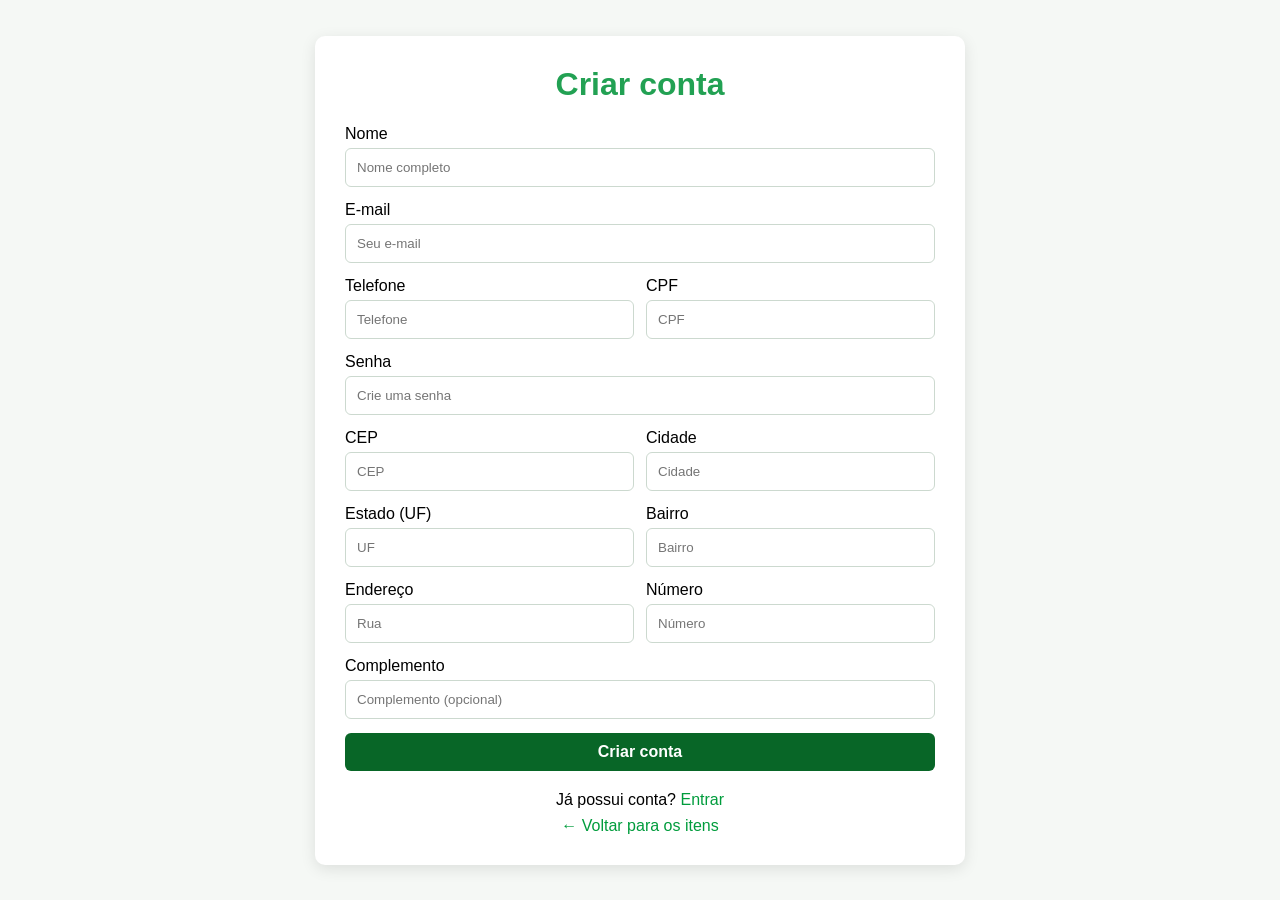
<file: front-end/cadastrar.html>
<!DOCTYPE html>
<html lang="pt-BR">
<head>
    <meta charset="UTF-8">
    <meta name="viewport" content="width=device-width, initial-scale=1.0">
    <title>Cadastrar | Doe-se</title>
    <link rel="stylesheet" href="style.css">
</head>
<body class="auth-page">
    <main class="auth-card">
        <h1>Criar conta</h1>
        <form id="cadastro">
            <label>Nome</label><input class="input" name="nome" placeholder="Nome completo" required>
            <label>E-mail</label><input class="input" name="email" type="email" placeholder="Seu e-mail" required>
            <div class="linha">
                <div><label>Telefone</label><input class="input" name="telefone" placeholder="Telefone"></div>
                <div><label>CPF</label><input class="input" name="cpf" placeholder="CPF" required></div>
            </div>
            <label>Senha</label><input class="input" name="senha" type="password" placeholder="Crie uma senha" required>
            <div class="linha">
                <div><label>CEP</label><input class="input" name="cep" placeholder="CEP"></div>
                <div><label>Cidade</label><input class="input" name="cidade" placeholder="Cidade"></div>
            </div>
            <div class="linha">
                <div><label>Estado (UF)</label><input class="input" name="estado" maxlength="2" placeholder="UF"></div>
                <div><label>Bairro</label><input class="input" name="bairro" placeholder="Bairro"></div>
            </div>
            <div class="linha">
                <div><label>Endereço</label><input class="input" name="endereco" placeholder="Rua"></div>
                <div><label>Número</label><input class="input" name="numero" placeholder="Número"></div>
            </div>
            <label>Complemento</label><input class="input" name="complemento" placeholder="Complemento (opcional)">
            <button type="submit" class="btn-login btn">Criar conta</button>
            <div id="msg"></div>
        </form>
        <div class="auth-actions">
            <p>Já possui conta? <a href="login.html">Entrar</a></p>
            <p style="margin-top:8px"><a href="index.html">← Voltar para os itens</a></p>
        </div>
    </main>
    <script src="script.js"></script>
    <script>
        document.getElementById('cadastro').onsubmit = async e => {
            e.preventDefault();
            const msg = document.getElementById('msg');
            const obj = Object.fromEntries(new FormData(e.target));
            try {
                await api('/usuarios/cadastro', {method:'POST', headers:authHeaders(), body:JSON.stringify(obj)});
                alert('Cadastro realizado! Faça login.');
                location.href = 'login.html';
            } catch (x) {
                msg.textContent = x.message;
                msg.className = 'msg error';
            }
        };
    </script>
</body>
</html>
</file>
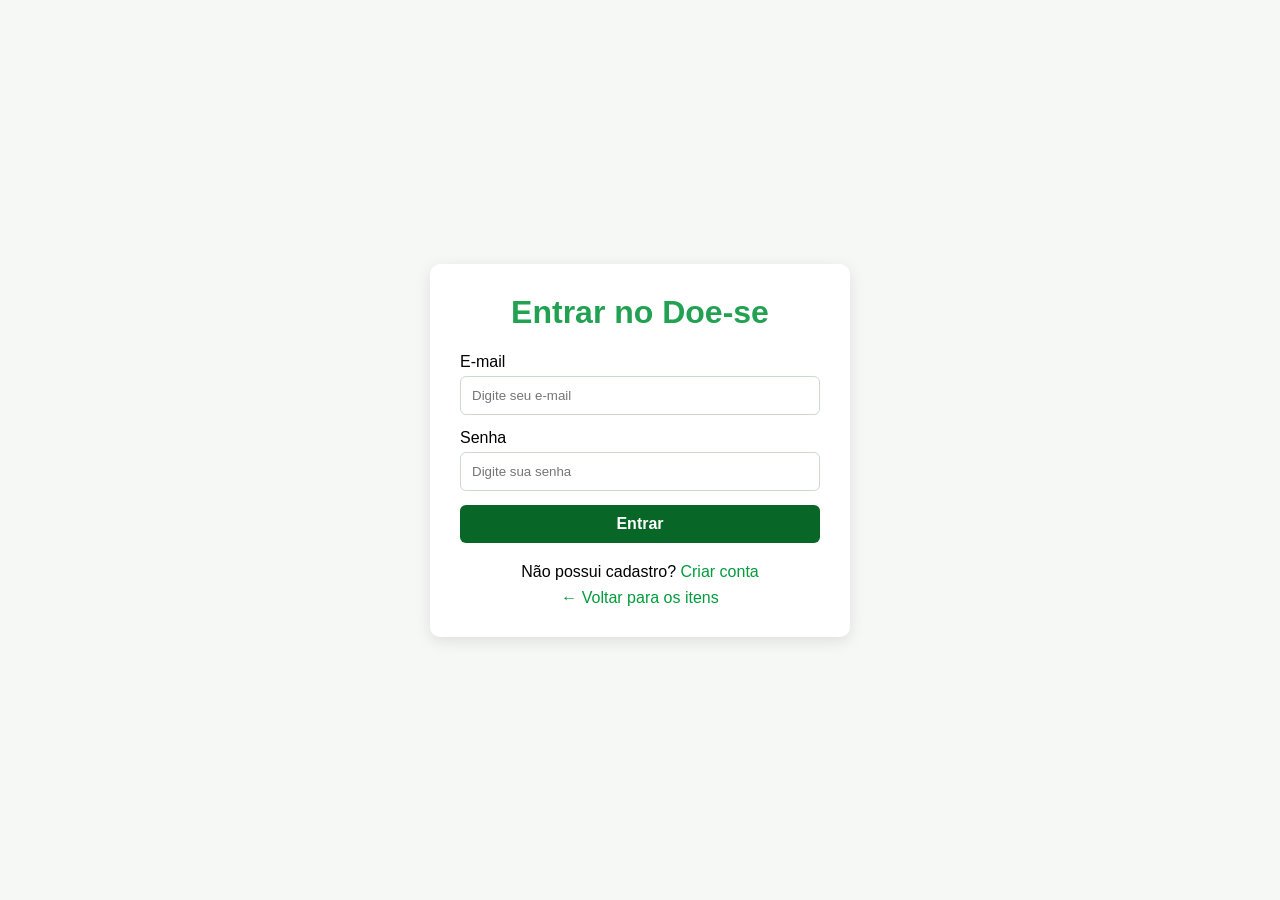
<file: front-end/login.html>
<!DOCTYPE html>
<html lang="pt-BR">
<head>
    <meta charset="UTF-8">
    <meta name="viewport" content="width=device-width, initial-scale=1.0">
    <title>Login | Doe-se</title>
    <link rel="stylesheet" href="style.css">
</head>
<body class="auth-page">
    <main class="auth-card login">
        <h1>Entrar no Doe-se</h1>
        <form id="login">
            <label for="email">E-mail</label>
            <input class="input" id="email" type="email" placeholder="Digite seu e-mail" required>
            <label for="senha">Senha</label>
            <input class="input" id="senha" type="password" placeholder="Digite sua senha" required>
            <button type="submit" class="btn-login btn">Entrar</button>
            <div id="msg"></div>
        </form>
        <div class="auth-actions">
            <p>Não possui cadastro? <a href="cadastrar.html">Criar conta</a></p>
            <p style="margin-top:8px"><a href="index.html">← Voltar para os itens</a></p>
        </div>
    </main>
    <script src="script.js"></script>
    <script>
        document.getElementById('login').onsubmit = async e => {
            e.preventDefault();
            const msg = document.getElementById('msg');
            try {
                const d = await api('/usuarios/login', {
                    method: 'POST',
                    headers: authHeaders(),
                    body: JSON.stringify({
                        email: document.getElementById('email').value,
                        senha: document.getElementById('senha').value
                    })
                });
                localStorage.setItem('token', d.token);
                localStorage.setItem('usuario', JSON.stringify(d.usuario));
                alert('Login realizado com sucesso!');
                location.href = 'index.html';
            } catch (x) {
                msg.textContent = x.message;
                msg.className = 'msg error';
            }
        };
    </script>
</body>
</html>
</file>
<file: front-end/style.css>
* {
    margin: 0;
    padding: 0;
    box-sizing: border-box;
    font-family: Arial, Helvetica, sans-serif;
}


nav {
    position: fixed;
    top: 0;
    left: 0;
    height: 70px;
    width: 100%; 
    background-color: #03731C;
}

nav .nav-bar {
    position: relative;
    height: 100%;
    max-width: 1000px; 
    width: 100%;
    background-color: #03731C;
    margin: 0 auto;
    padding: 0 10px;
    display: flex;
    align-items: center;
    justify-content: space-between;
}

.nav-bar .nav-links {
    display: flex;
    align-items: center;
}

.nav-bar .nav-links li {
    margin: 0 30px;
    list-style: none;
}


.nav-bar .nav-links li a {
    position: relative;
    font-size: 17px;
    font-weight: 400;
    text-decoration: none;
    color: #fff;
    transition: color 0.3s ease;
}

.nav-bar .nav-links li a:hover {
    color: #fff;
}

.nav-bar .nav-links li a::after {
    content: '';
    position: absolute;
    bottom: -5px;
    left: 0;
    width: 0%;
    height: 2px;
    background-color: #11AA61;
    transition: width 0.3s ease;
}

.nav-bar .nav-links li a:hover::after {
    width: 100%;
}

nav .nav-bar .logo a {
    font-size: 25px;
    text-decoration: none;
    font-weight: 700;
    color: #fff;
    font-family: system-ui, -apple-system, BlinkMacSystemFont, 'Segoe UI', Roboto, Oxygen, Ubuntu, Cantarell, 'Open Sans', 'Helvetica Neue', sans-serif;
}

/* Alinha a busca e o perfil lado a lado */
.nav-bar .darkLight-searchBox {
    display: flex;
    align-items: center;
}

.searchBox {
    position: relative;
}

.darkLight-searchBox .searchToggle {
    position: relative;
    height: 40px;
    width: 40px;
    display: flex;
    align-items: center;
    justify-content: center;
}

/* APENAS os ícones da busca usam position: absolute para trocar entre a Lupa e o X */
.searchToggle ion-icon {
    position: absolute;
    color: #fff;
    font-size: 30px;
    cursor: pointer;
    transition: all 0.3s ease;
}

/* Alternância dos ícones da busca */
.searchToggle ion-icon.cancel {
    opacity: 0;
    pointer-events: none;
}

.searchBox.active .searchToggle ion-icon.search {
    opacity: 0;
    pointer-events: none;
}

.searchBox.active .searchToggle ion-icon.cancel {
    opacity: 1;
    pointer-events: auto;
}

/* Campo de Busca (Popup) */
.searchBox .search-field {
    position: absolute;
    right: 0;
    bottom: -85px;
    height: 45px;
    width: 300px;
    display: flex;
    align-items: center;
    background-color: #059600;
    padding: 3px;
    border-radius: 6px;
    box-shadow: 0 5px 10px rgba(0, 0, 0, 0.1);
    opacity: 0;
    pointer-events: none;
    transition: all 0.3s ease;
}

.searchBox.active .search-field {
    opacity: 1;
    pointer-events: auto;
}

.search-field input {
    height: 100%;
    width: 100%;
    padding: 0 15px 0 45px;
    border: none;
    outline: none;
    border-radius: 4px;
    font-size: 14px;
    background-color: #fff;
    color: #000;
}

.search-field ion-icon {
    position: absolute;
    left: 15px;
    color: #000;
    font-size: 20px;
    border-radius: 50px;
}

/* --- PERFIL (Pessoinha ao lado da Lupa) --- */
.darkLight-searchBox .profile-link {
    display: flex;
    align-items: center;
    justify-content: center;
    height: 40px;
    width: 40px;
    margin-left: 10px; /* Cria a distância entre a lupa e a pessoinha */
    text-decoration: none;
}

.profile-link ion-icon {
    position: static; /* Mantém o ícone no fluxo normal da página */
    color: #fff;
    font-size: 30px;
    cursor: pointer;
    transition: color 0.3s ease;
}

.profile-link:hover ion-icon {
    color: #349F00;
}




/* login 
/* --- TELA DE LOGIN --- */
body {
    display: flex;
    justify-content: center;
    align-items: center;
    min-height: 100vh;
    background-color: #a9ffc362;
}

.login-container {
    background-color: #fff;
    padding: 30px;
    border-radius: 8px;
    box-shadow: 0 4px 10px rgba(0, 0, 0, 0.1);
    width: 100%;
    max-width: 350px;
    text-align: center;
}

.login-container h2 {
    color: #22a153;
    margin-bottom: 20px;
}

.input-box {
    position: relative;
    margin-bottom: 15px;
}

.input-box ion-icon {
    position: absolute;
    left: 10px;
    top: 50%;
    transform: translateY(-50%);
    color: #086632;
    font-size: 20px;
}

.input-box input {
    width: 100%;
    padding: 10px 10px 10px 38px;
    border: 1px solid #ccc;
    border-radius: 5px;
    outline: none;
}

.btn-login,
.btn-cadastrar {
    display: block;         
    width: 100%;
    padding: 12px 0;
    border-radius: 6px;
    font-size: 16px;
    font-weight: bold;
    text-align: center;
    text-decoration: none;  
    cursor: pointer;
    box-sizing: border-box;
    transition: opacity 0.2s ease, background-color 0.2s ease;
}

.btn-login {
    background-color: #086627;
    color: #ffffff;
    border: none;
    margin-bottom: 10px; 
}

.btn-login:hover {
    background-color: #064f31;
}

.btn-cadastrar {
    background-color: #10ca1f;
    color: #ffffff;
    border: none;
}

.btn-cadastrar:hover {
    background-color: #2bb800;
}

.btn-login:hover {
    background-color: #1cbb29;
}

.login-footer {
    margin-top: 15px;
}

.login-footer a {
    color: #009c3c;
    text-decoration: none;
    font-size: 14px;
}

/*cadastrar
/* Estilo do botão de Cadastrar quando for um link <a> */
.btn-cadastrar {
    display: block;
    width: 100%;
    padding: 10px;
    background-color: #053a12; /* Rosa destaque */
    color: #fff;
    text-align: center;
    text-decoration: none;
    border-radius: 5px;
    font-size: 16px;
    font-weight: bold;
    margin-top: 10px;
    box-sizing: border-box;
}

.btn-cadastrar:hover {
    background-color: #10b41d;
}





/*faq
/* --- ESTILOS DA PÁGINA DE FAQ --- */
.faq-container {
    max-width: 800px;
    margin: 100px auto 40px auto; /* Espaço para a navbar fixa */
    padding: 0 20px;
}

.faq-header {
    text-align: center;
    margin-bottom: 30px;
}

.faq-header h2 {
    color: #063514;
    font-size: 28px;
    margin-bottom: 8px;
}

.faq-header p {
    color: #1e3523;
    font-size: 16px;
}

.faq-list {
    display: flex;
    flex-direction: column;
    gap: 15px;
}

.faq-item {
    background-color: #fff;
    border: 1px solid #e0e0e0;
    border-left: 5px solid #0b6608; /* Detalhe roxo no canto esquerdo */
    border-radius: 6px;
    padding: 20px;
    box-shadow: 0 2px 5px rgba(0, 0, 0, 0.05);
}

.faq-item h3 {
    display: flex;
    align-items: center;
    gap: 10px;
    color: #333;
    font-size: 18px;
    margin-bottom: 10px;
}

.faq-item h3 ion-icon {
    color: #13bd4c85;
    font-size: 22px;
}

.faq-item p {
    color: #555;
    font-size: 15px;
    line-height: 1.5;
    padding-left: 32px;
}

/* ===== ÁREA FUNCIONAL DO MARKETPLACE ===== */
body:not(.auth-page) {
    background: #f5f8f5;
    color: #17351f;
    min-height: 100vh;
}

.container {
    max-width: 1100px;
    margin: 100px auto 40px;
    padding: 0 20px;
}

.hero {
    background: #fff;
    padding: 25px;
    border-radius: 10px;
    margin-bottom: 20px;
    box-shadow: 0 2px 8px rgba(0,0,0,.06);
}

.hero h1 { color: #063514; margin-bottom: 8px; }

.grid {
    display: grid;
    grid-template-columns: repeat(auto-fit, minmax(220px, 1fr));
    gap: 18px;
}

.card {
    background: #fff;
    border: 1px solid #dce9df;
    border-radius: 10px;
    padding: 16px;
    box-shadow: 0 2px 8px rgba(0,0,0,.07);
}

.card img {
    width: 100%;
    height: 170px;
    object-fit: cover;
    border-radius: 8px;
    background: #e8f2ea;
    margin-bottom: 10px;
}

.card h3 { margin-bottom: 8px; color: #17351f; }

.btn {
    border: 0;
    border-radius: 6px;
    padding: 10px 15px;
    background: #086627;
    color: #fff;
    cursor: pointer;
    text-decoration: none;
    display: inline-block;
    font-weight: 600;
}

.btn:hover { background: #064f31; }
.btn.secondary { background: #e2f1e6; color: #145c29; }
.btn.secondary:hover { background: #cce5d3; }
.btn.danger { background: #b42318; }

.filters, .form {
    background: #fff;
    padding: 20px;
    border-radius: 10px;
    margin-bottom: 20px;
    box-shadow: 0 2px 8px rgba(0,0,0,.06);
}

.filters {
    display: grid;
    grid-template-columns: 2fr 1fr 1fr 1fr auto;
    gap: 10px;
}

.input {
    width: 100%;
    padding: 11px;
    border: 1px solid #ccd9cf;
    border-radius: 6px;
    margin: 5px 0 12px;
    outline: none;
}

.input:focus { border-color: #11AA61; box-shadow: 0 0 0 2px rgba(17,170,97,.12); }
.form label { font-weight: bold; font-size: 14px; display: block; }
.form h1 { color: #063514; margin-bottom: 20px; }

.status {
    display: inline-block;
    padding: 5px 9px;
    border-radius: 20px;
    background: #e8f5eb;
    margin: 8px 0;
    font-size: 13px;
}

.detail {
    background: #fff;
    padding: 25px;
    border-radius: 10px;
    box-shadow: 0 2px 8px rgba(0,0,0,.06);
}

.detail-img {
    max-width: 500px;
    width: 100%;
    height: 350px;
    object-fit: cover;
    border-radius: 10px;
    background: #e8f2ea;
    margin: 10px 0 18px;
}

.top {
    display: flex;
    justify-content: space-between;
    gap: 15px;
    align-items: center;
    margin-bottom: 20px;
}

.comment {
    padding: 13px;
    border: 1px solid #e1e8e2;
    border-radius: 8px;
    margin: 8px 0;
    background: #fff;
}

.reply { margin-left: 30px; background: #f5faf6; }
.hidden { display: none; }
.msg { padding: 10px; margin: 10px 0; border-radius: 7px; background: #eaf7ed; }
.error { background: #ffecec; color: #8a1717; }
.small { font-size: 13px; color: #617067; }

/* Login e cadastro funcionais, sem alterar a navbar original */
.auth-page {
    min-height: 100vh;
    background: #f5f8f5;
    display: flex;
    justify-content: center;
    align-items: center;
    padding: 30px 15px;
}

.auth-card {
    width: 100%;
    max-width: 650px;
    background: #fff;
    padding: 30px;
    border-radius: 10px;
    box-shadow: 0 4px 15px rgba(0,0,0,.10);
}

.auth-card.login { max-width: 420px; }
.auth-card h1 { color: #22a153; text-align: center; margin-bottom: 22px; }
.auth-card .input { margin-bottom: 14px; }
.auth-actions { margin-top: 10px; text-align: center; }
.auth-actions a { color: #009c3c; text-decoration: none; }
.auth-actions a:hover { text-decoration: underline; }

.linha { display: grid; grid-template-columns: 1fr 1fr; gap: 12px; }

textarea.input { min-height: 110px; resize: vertical; }

/* Compatibilidade com o campo de pesquisa da navbar original */
.search-field form { width: 100%; height: 100%; }
.search-field .nav-search-input { padding-left: 45px; }

@media (max-width: 800px) {
    .filters { grid-template-columns: 1fr; }
    .nav-bar .nav-links li { margin: 0 10px; }
    .nav-bar .nav-links { flex-wrap: wrap; }
    .container { margin-top: 90px; }
}

@media (max-width: 600px) {
    .linha { grid-template-columns: 1fr; gap: 0; }
    .top { flex-direction: column; align-items: flex-start; }
    .auth-card { padding: 22px; }
}
</file>
